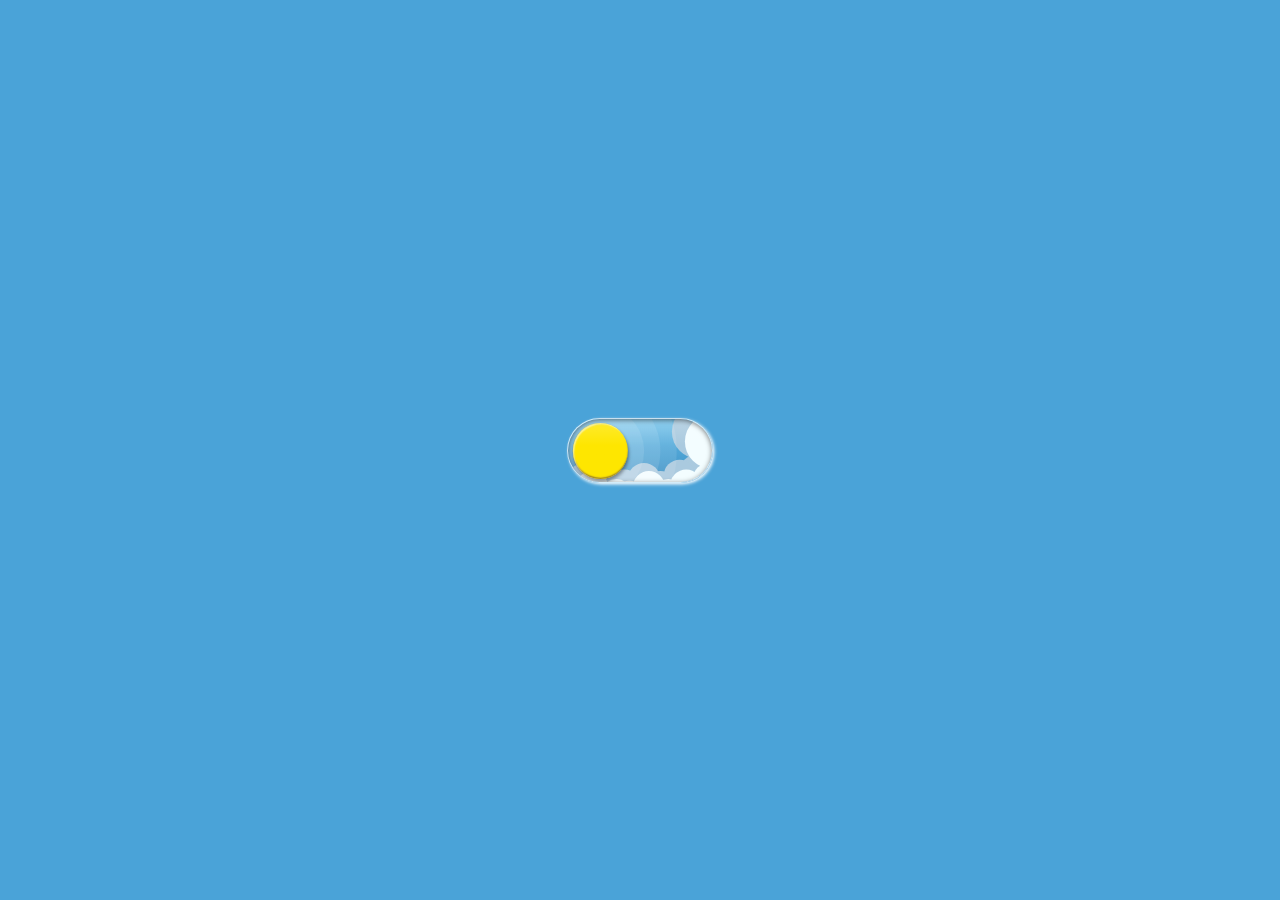
<file: theme-toggle/index.html>
<!doctype html>
<html lang="zh-CN">
<head>
  <meta charset="UTF-8">
  <meta name="viewport" content="width=device-width, initial-scale=1.0">
  <title>Animated Day/Night Theme Toggle</title>
  <link rel="stylesheet" href="style.css">
</head>
<body>
  <button class="theme-toggle" id="theme-toggle-btn" role="switch" aria-checked="false" aria-label="Switch to dark theme">
    <div class="theme-toggle__container">
      <div class="theme-toggle__clouds"></div>
      <div class="theme-toggle__stars">
        <svg xmlns="http://www.w3.org/2000/svg" viewBox="0 0 144 55" fill="none">
          <path fill-rule="evenodd" clip-rule="evenodd" d="M135.831 3.00688C135.055 3.85027 134.111 4.29946 133 4.35447C134.111 4.40947 135.055 4.85867 135.831 5.71123C136.607 6.55462 136.996 7.56303 136.996 8.72727C136.996 7.95722 137.172 7.25134 137.525 6.59129C137.886 5.93124 138.372 5.39954 138.98 5.00535C139.598 4.60199 140.268 4.39114 141 4.35447C139.88 4.2903 138.936 3.85027 138.16 3.00688C137.384 2.16348 136.996 1.16425 136.996 0C136.996 1.16425 136.607 2.16348 135.831 3.00688ZM31 23.3545C32.1114 23.2995 33.0551 22.8503 33.8313 22.0069C34.6075 21.1635 34.9956 20.1642 34.9956 19C34.9956 20.1642 35.3837 21.1635 36.1599 22.0069C36.9361 22.8503 37.8798 23.2903 39 23.3545C38.2679 23.3911 37.5976 23.602 36.9802 24.0053C36.3716 24.3995 35.8864 24.9312 35.5248 25.5913C35.172 26.2513 34.9956 26.9572 34.9956 27.7273C34.9956 26.563 34.6075 25.5546 33.8313 24.7112C33.0551 23.8587 32.1114 23.4095 31 23.3545ZM0 36.3545C1.11136 36.2995 2.05513 35.8503 2.83131 35.0069C3.6075 34.1635 3.99559 33.1642 3.99559 32C3.99559 33.1642 4.38368 34.1635 5.15987 35.0069C5.93605 35.8503 6.87982 36.2903 8 36.3545C7.26792 36.3911 6.59757 36.602 5.98015 37.0053C5.37155 37.3995 4.88644 37.9312 4.52481 38.5913C4.172 39.2513 3.99559 39.9572 3.99559 40.7273C3.99559 39.563 3.6075 38.5546 2.83131 37.7112C2.05513 36.8587 1.11136 36.4095 0 36.3545ZM56.8313 24.0069C56.0551 24.8503 55.1114 25.2995 54 25.3545C55.1114 25.4095 56.0551 25.8587 56.8313 26.7112C57.6075 27.5546 57.9956 28.563 57.9956 29.7273C57.9956 28.9572 58.172 28.2513 58.5248 27.5913C58.8864 26.9312 59.3716 26.3995 59.9802 26.0053C60.5976 25.602 61.2679 25.3911 62 25.3545C60.8798 25.2903 59.9361 24.8503 59.1599 24.0069C58.3837 23.1635 57.9956 22.1642 57.9956 21C57.9956 22.1642 57.6075 23.1635 56.8313 24.0069ZM81 25.3545C82.1114 25.2995 83.0551 24.8503 83.8313 24.0069C84.6075 23.1635 84.9956 22.1642 84.9956 21C84.9956 22.1642 85.3837 23.1635 86.1599 24.0069C86.9361 24.8503 87.8798 25.2903 89 25.3545C88.2679 25.3911 87.5976 25.602 86.9802 26.0053C86.3716 26.3995 85.8864 26.9312 85.5248 27.5913C85.172 28.2513 84.9956 28.9572 84.9956 29.7273C84.9956 28.563 84.6075 27.5546 83.8313 26.7112C83.0551 25.8587 82.1114 25.4095 81 25.3545ZM136 36.3545C137.111 36.2995 138.055 35.8503 138.831 35.0069C139.607 34.1635 139.996 33.1642 139.996 32C139.996 33.1642 140.384 34.1635 141.16 35.0069C141.936 35.8503 142.88 36.2903 144 36.3545C143.268 36.3911 142.598 36.602 141.98 37.0053C141.372 37.3995 140.886 37.9312 140.525 38.5913C140.172 39.2513 139.996 39.9572 139.996 40.7273C139.996 39.563 139.607 38.5546 138.831 37.7112C138.055 36.8587 137.111 36.4095 136 36.3545ZM101.831 49.0069C101.055 49.8503 100.111 50.2995 99 50.3545C100.111 50.4095 101.055 50.8587 101.831 51.7112C102.607 52.5546 102.996 53.563 102.996 54.7273C102.996 53.9572 103.172 53.2513 103.525 52.5913C103.886 51.9312 104.372 51.3995 104.98 51.0053C105.598 50.602 106.268 50.3911 107 50.3545C105.88 50.2903 104.936 49.8503 104.16 49.0069C103.384 48.1635 102.996 47.1642 102.996 46C102.996 47.1642 102.607 48.1635 101.831 49.0069Z" fill="currentColor"></path>
        </svg>
      </div>
      <div class="theme-toggle__sun"></div>
    </div>
  </button>
  <script src="script.js"></script>
</body>
</html>
</file>
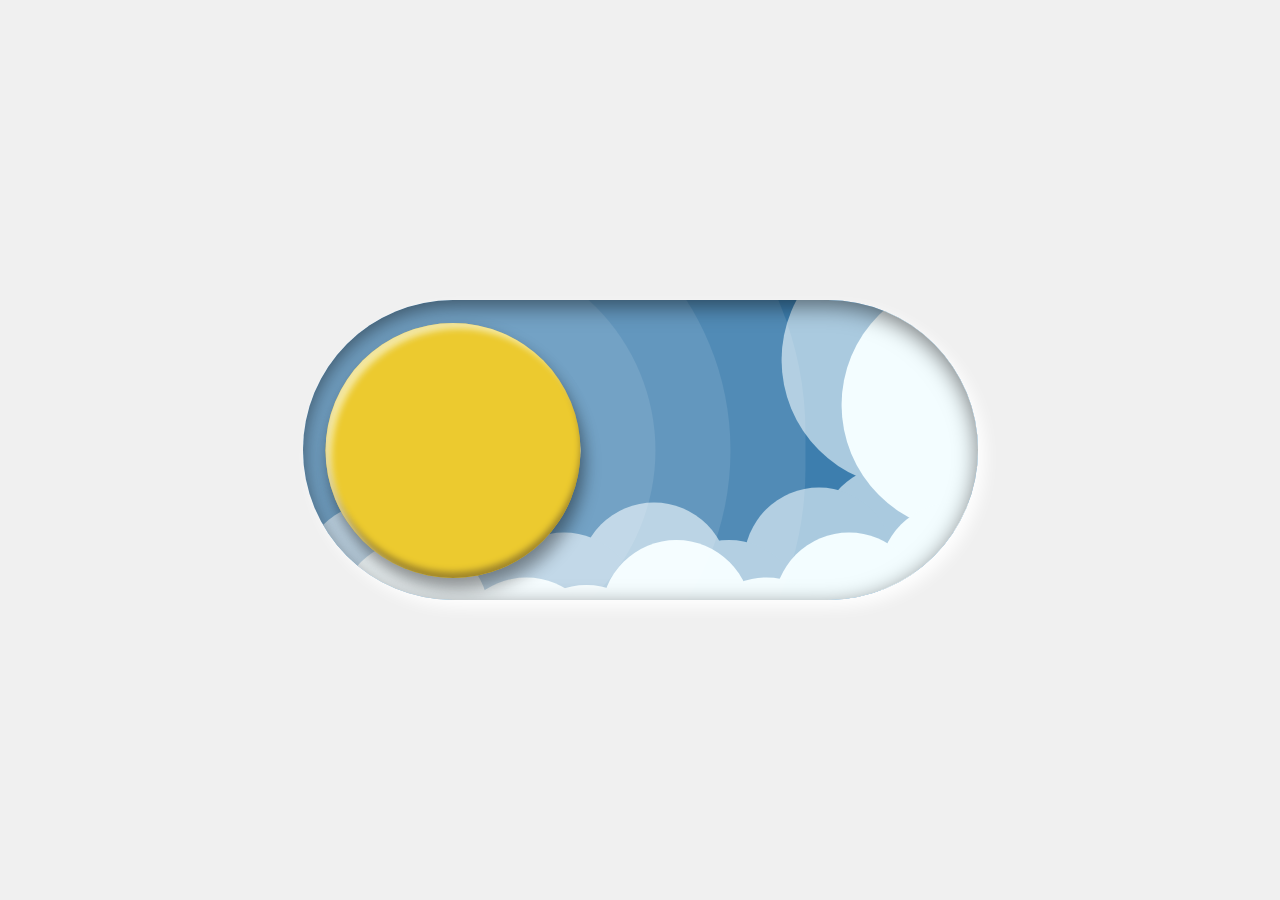
<file: theme-toggle/overlay/index.html>
<!doctype html>
<html lang="zh-CN">
<head>
  <meta charset="UTF-8">
  <meta name="viewport" content="width=device-width, initial-scale=1.0">
  <title>Animated Day/Night Theme Toggle</title>
  <link rel="stylesheet" href="style.css">
</head>
<body>
  <button class="theme-toggle" id="theme-toggle-btn" role="switch" aria-checked="false" aria-label="Switch to dark theme">
    <div class="theme-toggle__container">
      <div class="theme-toggle__clouds"></div>
      <div class="theme-toggle__stars">
        <div class="star-field" aria-hidden="true">
          <i class="star star--big star--a"></i><i class="star star--big star--b"></i>
          <i class="star star--big star--c"></i><i class="star star--big star--d"></i>
          <i class="star star--small star--e"></i><i class="star star--small star--f"></i>
          <i class="star star--small star--g"></i><i class="star star--small star--h"></i>
        </div>
        <svg xmlns="http://www.w3.org/2000/svg" viewBox="0 0 144 55" fill="none">
          <path fill-rule="evenodd" clip-rule="evenodd" d="M135.831 3.00688C135.055 3.85027 134.111 4.29946 133 4.35447C134.111 4.40947 135.055 4.85867 135.831 5.71123C136.607 6.55462 136.996 7.56303 136.996 8.72727C136.996 7.95722 137.172 7.25134 137.525 6.59129C137.886 5.93124 138.372 5.39954 138.98 5.00535C139.598 4.60199 140.268 4.39114 141 4.35447C139.88 4.2903 138.936 3.85027 138.16 3.00688C137.384 2.16348 136.996 1.16425 136.996 0C136.996 1.16425 136.607 2.16348 135.831 3.00688ZM31 23.3545C32.1114 23.2995 33.0551 22.8503 33.8313 22.0069C34.6075 21.1635 34.9956 20.1642 34.9956 19C34.9956 20.1642 35.3837 21.1635 36.1599 22.0069C36.9361 22.8503 37.8798 23.2903 39 23.3545C38.2679 23.3911 37.5976 23.602 36.9802 24.0053C36.3716 24.3995 35.8864 24.9312 35.5248 25.5913C35.172 26.2513 34.9956 26.9572 34.9956 27.7273C34.9956 26.563 34.6075 25.5546 33.8313 24.7112C33.0551 23.8587 32.1114 23.4095 31 23.3545ZM0 36.3545C1.11136 36.2995 2.05513 35.8503 2.83131 35.0069C3.6075 34.1635 3.99559 33.1642 3.99559 32C3.99559 33.1642 4.38368 34.1635 5.15987 35.0069C5.93605 35.8503 6.87982 36.2903 8 36.3545C7.26792 36.3911 6.59757 36.602 5.98015 37.0053C5.37155 37.3995 4.88644 37.9312 4.52481 38.5913C4.172 39.2513 3.99559 39.9572 3.99559 40.7273C3.99559 39.563 3.6075 38.5546 2.83131 37.7112C2.05513 36.8587 1.11136 36.4095 0 36.3545ZM56.8313 24.0069C56.0551 24.8503 55.1114 25.2995 54 25.3545C55.1114 25.4095 56.0551 25.8587 56.8313 26.7112C57.6075 27.5546 57.9956 28.563 57.9956 29.7273C57.9956 28.9572 58.172 28.2513 58.5248 27.5913C58.8864 26.9312 59.3716 26.3995 59.9802 26.0053C60.5976 25.602 61.2679 25.3911 62 25.3545C60.8798 25.2903 59.9361 24.8503 59.1599 24.0069C58.3837 23.1635 57.9956 22.1642 57.9956 21C57.9956 22.1642 57.6075 23.1635 56.8313 24.0069ZM81 25.3545C82.1114 25.2995 83.0551 24.8503 83.8313 24.0069C84.6075 23.1635 84.9956 22.1642 84.9956 21C84.9956 22.1642 85.3837 23.1635 86.1599 24.0069C86.9361 24.8503 87.8798 25.2903 89 25.3545C88.2679 25.3911 87.5976 25.602 86.9802 26.0053C86.3716 26.3995 85.8864 26.9312 85.5248 27.5913C85.172 28.2513 84.9956 28.9572 84.9956 29.7273C84.9956 28.563 84.6075 27.5546 83.8313 26.7112C83.0551 25.8587 82.1114 25.4095 81 25.3545ZM136 36.3545C137.111 36.2995 138.055 35.8503 138.831 35.0069C139.607 34.1635 139.996 33.1642 139.996 32C139.996 33.1642 140.384 34.1635 141.16 35.0069C141.936 35.8503 142.88 36.2903 144 36.3545C143.268 36.3911 142.598 36.602 141.98 37.0053C141.372 37.3995 140.886 37.9312 140.525 38.5913C140.172 39.2513 139.996 39.9572 139.996 40.7273C139.996 39.563 139.607 38.5546 138.831 37.7112C138.055 36.8587 137.111 36.4095 136 36.3545ZM101.831 49.0069C101.055 49.8503 100.111 50.2995 99 50.3545C100.111 50.4095 101.055 50.8587 101.831 51.7112C102.607 52.5546 102.996 53.563 102.996 54.7273C102.996 53.9572 103.172 53.2513 103.525 52.5913C103.886 51.9312 104.372 51.3995 104.98 51.0053C105.598 50.602 106.268 50.3911 107 50.3545C105.88 50.2903 104.936 49.8503 104.16 49.0069C103.384 48.1635 102.996 47.1642 102.996 46C102.996 47.1642 102.607 48.1635 101.831 49.0069Z" fill="currentColor"></path>
        </svg>
      </div>
      <div class="theme-toggle__sun">
        <div class="theme-toggle__moon-mask">
          <div class="theme-toggle__crater"></div>
          <div class="theme-toggle__crater"></div>
          <div class="theme-toggle__crater"></div>
        </div>
      </div>
    </div>
  </button>
  <script src="script.js"></script>
</body>
</html>
</file>
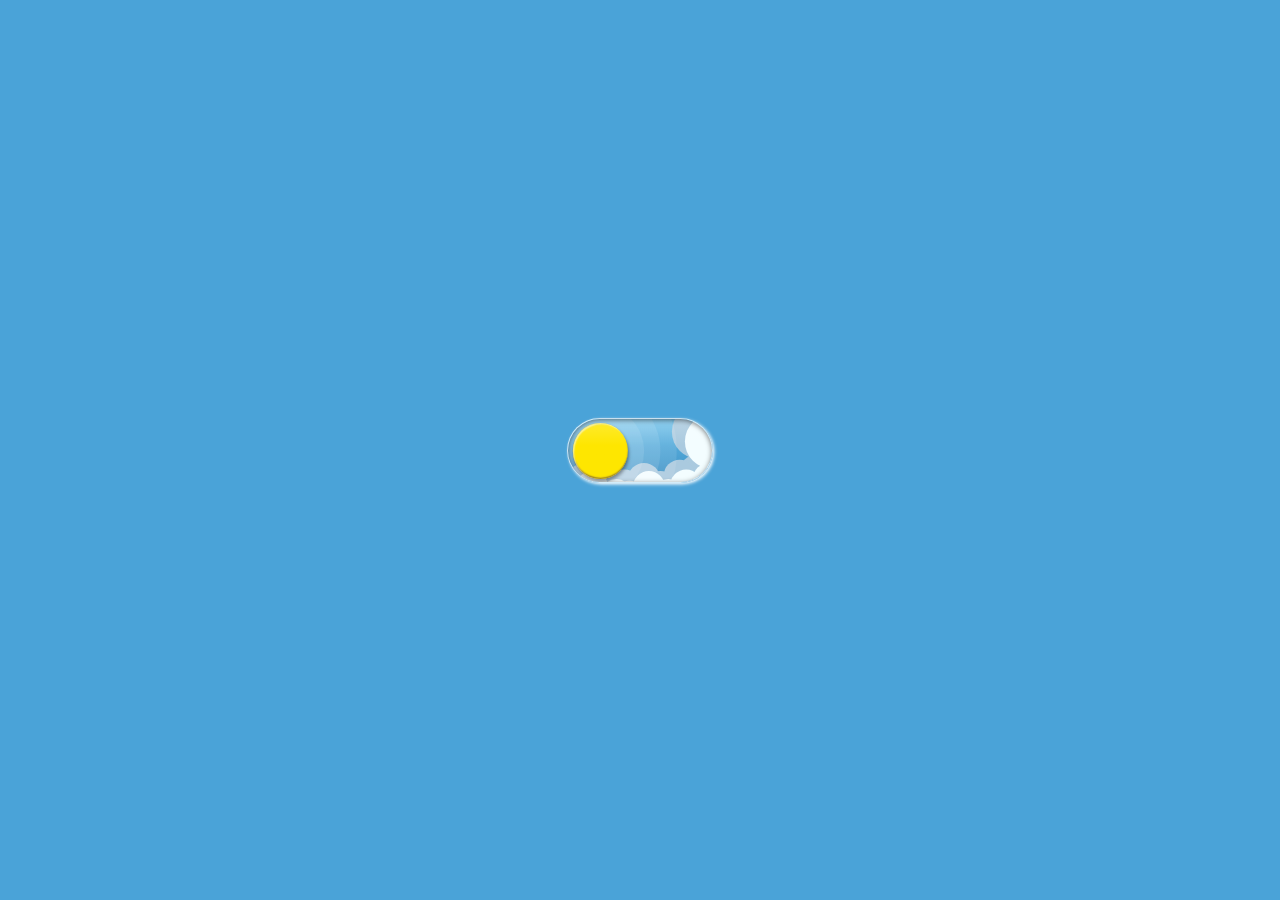
<file: theme-toggle/single/index.html>
<!doctype html>
<html lang="zh-CN">
<head>
  <meta charset="UTF-8">
  <meta name="viewport" content="width=device-width, initial-scale=1.0">
  <title>Animated Day/Night Theme Toggle</title>
  <link rel="stylesheet" href="style.css">
</head>
<body>
  <button class="theme-toggle" id="theme-toggle-btn" role="switch" aria-checked="false" aria-label="Switch to dark theme">
    <div class="theme-toggle__container">
      <div class="theme-toggle__clouds"></div>
      <div class="theme-toggle__stars">
        <div class="star-field" aria-hidden="true">
          <i class="star star--big star--a"></i><i class="star star--big star--b"></i>
          <i class="star star--big star--c"></i><i class="star star--big star--d"></i>
          <i class="star star--small star--e"></i><i class="star star--small star--f"></i>
          <i class="star star--small star--g"></i><i class="star star--small star--h"></i>
        </div>
        <svg xmlns="http://www.w3.org/2000/svg" viewBox="0 0 144 55" fill="none">
          <path fill-rule="evenodd" clip-rule="evenodd" d="M135.831 3.00688C135.055 3.85027 134.111 4.29946 133 4.35447C134.111 4.40947 135.055 4.85867 135.831 5.71123C136.607 6.55462 136.996 7.56303 136.996 8.72727C136.996 7.95722 137.172 7.25134 137.525 6.59129C137.886 5.93124 138.372 5.39954 138.98 5.00535C139.598 4.60199 140.268 4.39114 141 4.35447C139.88 4.2903 138.936 3.85027 138.16 3.00688C137.384 2.16348 136.996 1.16425 136.996 0C136.996 1.16425 136.607 2.16348 135.831 3.00688ZM31 23.3545C32.1114 23.2995 33.0551 22.8503 33.8313 22.0069C34.6075 21.1635 34.9956 20.1642 34.9956 19C34.9956 20.1642 35.3837 21.1635 36.1599 22.0069C36.9361 22.8503 37.8798 23.2903 39 23.3545C38.2679 23.3911 37.5976 23.602 36.9802 24.0053C36.3716 24.3995 35.8864 24.9312 35.5248 25.5913C35.172 26.2513 34.9956 26.9572 34.9956 27.7273C34.9956 26.563 34.6075 25.5546 33.8313 24.7112C33.0551 23.8587 32.1114 23.4095 31 23.3545ZM0 36.3545C1.11136 36.2995 2.05513 35.8503 2.83131 35.0069C3.6075 34.1635 3.99559 33.1642 3.99559 32C3.99559 33.1642 4.38368 34.1635 5.15987 35.0069C5.93605 35.8503 6.87982 36.2903 8 36.3545C7.26792 36.3911 6.59757 36.602 5.98015 37.0053C5.37155 37.3995 4.88644 37.9312 4.52481 38.5913C4.172 39.2513 3.99559 39.9572 3.99559 40.7273C3.99559 39.563 3.6075 38.5546 2.83131 37.7112C2.05513 36.8587 1.11136 36.4095 0 36.3545ZM56.8313 24.0069C56.0551 24.8503 55.1114 25.2995 54 25.3545C55.1114 25.4095 56.0551 25.8587 56.8313 26.7112C57.6075 27.5546 57.9956 28.563 57.9956 29.7273C57.9956 28.9572 58.172 28.2513 58.5248 27.5913C58.8864 26.9312 59.3716 26.3995 59.9802 26.0053C60.5976 25.602 61.2679 25.3911 62 25.3545C60.8798 25.2903 59.9361 24.8503 59.1599 24.0069C58.3837 23.1635 57.9956 22.1642 57.9956 21C57.9956 22.1642 57.6075 23.1635 56.8313 24.0069ZM81 25.3545C82.1114 25.2995 83.0551 24.8503 83.8313 24.0069C84.6075 23.1635 84.9956 22.1642 84.9956 21C84.9956 22.1642 85.3837 23.1635 86.1599 24.0069C86.9361 24.8503 87.8798 25.2903 89 25.3545C88.2679 25.3911 87.5976 25.602 86.9802 26.0053C86.3716 26.3995 85.8864 26.9312 85.5248 27.5913C85.172 28.2513 84.9956 28.9572 84.9956 29.7273C84.9956 28.563 84.6075 27.5546 83.8313 26.7112C83.0551 25.8587 82.1114 25.4095 81 25.3545ZM136 36.3545C137.111 36.2995 138.055 35.8503 138.831 35.0069C139.607 34.1635 139.996 33.1642 139.996 32C139.996 33.1642 140.384 34.1635 141.16 35.0069C141.936 35.8503 142.88 36.2903 144 36.3545C143.268 36.3911 142.598 36.602 141.98 37.0053C141.372 37.3995 140.886 37.9312 140.525 38.5913C140.172 39.2513 139.996 39.9572 139.996 40.7273C139.996 39.563 139.607 38.5546 138.831 37.7112C138.055 36.8587 137.111 36.4095 136 36.3545ZM101.831 49.0069C101.055 49.8503 100.111 50.2995 99 50.3545C100.111 50.4095 101.055 50.8587 101.831 51.7112C102.607 52.5546 102.996 53.563 102.996 54.7273C102.996 53.9572 103.172 53.2513 103.525 52.5913C103.886 51.9312 104.372 51.3995 104.98 51.0053C105.598 50.602 106.268 50.3911 107 50.3545C105.88 50.2903 104.936 49.8503 104.16 49.0069C103.384 48.1635 102.996 47.1642 102.996 46C102.996 47.1642 102.607 48.1635 101.831 49.0069Z" fill="currentColor"></path>
        </svg>
      </div>
      <div class="theme-toggle__sun"></div>
    </div>
  </button>
  <script src="script.js"></script>
</body>
</html>
</file>
<file: theme-toggle/style.css>
*,
*::before,
*::after {
  box-sizing: border-box;
  margin: 0;
  padding: 0;
}
@property --thumb-c1 { syntax: "<color>"; inherits: true; initial-value: #fee600; }
@property --thumb-c2 { syntax: "<color>"; inherits: true; initial-value: #fee600; }
@property --thumb-c3 { syntax: "<color>"; inherits: true; initial-value: #fee600; }
@property --thumb-c4 { syntax: "<color>"; inherits: true; initial-value: #fee600; }
@property --crater-c1 { syntax: "<color>"; inherits: true; initial-value: transparent; }
@property --crater-c2 { syntax: "<color>"; inherits: true; initial-value: transparent; }
@property --crater-c3 { syntax: "<color>"; inherits: true; initial-value: transparent; }
@keyframes thumb-to-night {
  0% { --thumb-c1: #fee600; --thumb-c2: #fee600; --thumb-c3: #fee600; --thumb-c4: #fee600; --crater-c1: transparent; --crater-c2: transparent; --crater-c3: transparent; }
  33% { --thumb-c1: #c4d8b4; --thumb-c2: #c4d8b4; --thumb-c3: #c4d8b4; --thumb-c4: #c4d8b4; --crater-c1: transparent; --crater-c2: transparent; --crater-c3: transparent; }
  66% { --thumb-c1: #c4d8b4; --thumb-c2: #c4d8b4; --thumb-c3: #c4d8b4; --thumb-c4: #c4d8b4; --crater-c1: #9aafbd; --crater-c2: #9aafbd; --crater-c3: #9aafbd; }
  100% { --thumb-c1: #b5d5e2; --thumb-c2: #b5d5e2; --thumb-c3: #b5d5e2; --thumb-c4: #b5d5e2; --crater-c1: #7186a4; --crater-c2: #7f93ad; --crater-c3: #7f93ad; }
}
@keyframes thumb-to-day {
  0% { --thumb-c1: #b5d5e2; --thumb-c2: #b5d5e2; --thumb-c3: #b5d5e2; --thumb-c4: #b5d5e2; --crater-c1: #7186a4; --crater-c2: #7f93ad; --crater-c3: #7f93ad; }
  34% { --thumb-c1: #c4d8b4; --thumb-c2: #c4d8b4; --thumb-c3: #c4d8b4; --thumb-c4: #c4d8b4; --crater-c1: #9aafbd; --crater-c2: #9aafbd; --crater-c3: #9aafbd; }
  67% { --thumb-c1: #c4d8b4; --thumb-c2: #c4d8b4; --thumb-c3: #c4d8b4; --thumb-c4: #c4d8b4; --crater-c1: transparent; --crater-c2: transparent; --crater-c3: transparent; }
  100% { --thumb-c1: #fee600; --thumb-c2: #fee600; --thumb-c3: #fee600; --thumb-c4: #fee600; --crater-c1: transparent; --crater-c2: transparent; --crater-c3: transparent; }
}
@keyframes craters-to-night { from { transform: rotate(0deg); } to { transform: rotate(-20deg); } }
@keyframes craters-to-day { from { transform: rotate(-20deg); } to { transform: rotate(0deg); } }
:root {
  --bg-color: #4aa3d8;
  --transition-standard: 0.8s ease;
  --theme-animation-duration: 1.4s;
  --tutorial-link-color: rgba(29, 31, 44, 0.48);
  --tutorial-link-hover-color: rgba(29, 31, 44, 0.88);
  --tutorial-link-focus-color: rgba(61, 126, 174, 0.42);
}

html.dark {
  --bg-color: #000;
  --tutorial-link-color: rgba(255, 255, 255, 0.52);
  --tutorial-link-hover-color: rgba(255, 255, 255, 0.9);
  --tutorial-link-focus-color: rgba(196, 201, 209, 0.38);
}
body {
  display: grid;
  place-content: center;
  height: 100vh;
  background-color: var(--bg-color);
  transition: background-color var(--transition-standard);
}

.tutorial-links {
  position: fixed;
  top: 1rem;
  left: 1rem;
  z-index: 10;
  display: flex;
  align-items: center;
  gap: 0.625rem;
}
.tutorial-link {
  display: inline-grid;
  place-items: center;
  width: 2.25rem;
  height: 2.25rem;
  color: var(--tutorial-link-color);
  border-radius: 0.5rem;
  opacity: 0.78;
  transition: color var(--transition-standard),
    opacity var(--transition-standard), transform var(--transition-standard);
}

.tutorial-link:hover {
  color: var(--tutorial-link-hover-color);
  opacity: 1;
  transform: translateY(-1px);
}
.tutorial-link:focus-visible {
  outline: 2px solid var(--tutorial-link-focus-color);
  outline-offset: 0.25rem;
}

.tutorial-link svg {
  width: 1.35rem;
  height: 1.35rem;
  display: block;
}

.theme-toggle {
  --base-scale: 26px;
  --toggle-width: 5.625em;
  --toggle-height: 2.5em;
  --radius-pill: 100em;
  --sun-diameter: 2.125em;
  --sun-offset: calc((var(--toggle-height) - var(--sun-diameter)) / 2);
  --bg-toggle-light: linear-gradient(180deg, #63bce9 0%, #3d8fc3 100%);
  --bg-toggle-dark: linear-gradient(180deg, #252936 0%, #0b0d12 100%);
  --color-sun: #ecca2f;
  --color-moon: #c4c9d1;
  --color-crater: #959db1;
  --color-star: #fff;
  --color-cloud-front: #f3fdff;
  --color-cloud-back: #aacadf;

  --shadow-primary: rgba(0, 0, 0, 0.25);
  --shadow-highlight: rgba(255, 255, 255, 0.94);
  --halo-color: rgba(255, 255, 255, 0.1);
}

.theme-toggle {
  font-size: var(--base-scale);
  background: none;
  border: none;
}
.theme-toggle__container {
  width: var(--toggle-width);
  height: var(--toggle-height);
  background: var(--bg-toggle-light);
  border: 0.035em solid rgba(255, 255, 255, 0.72);
  border-radius: var(--radius-pill);
  cursor: pointer;

  position: relative;

  transition: background var(--transition-standard);

  overflow: hidden;

  box-shadow: 0.06em 0.06em 0.125em var(--shadow-highlight);
}

html.dark .theme-toggle__container {
  background: var(--bg-toggle-dark);
}
.theme-toggle__container::after {
  content: "";
  position: absolute;
  inset: 0;
  box-shadow: 0em 0.05em 0.187em rgba(0, 0, 0, 0.5) inset;
  background: linear-gradient(180deg, rgba(255, 255, 255, 0.2), transparent 42%);
  border-radius: var(--radius-pill);
  pointer-events: none;
}

.theme-toggle__sun {
  --sun-gradient: radial-gradient(
    circle at 34% 27%,
    var(--thumb-c1) 0%,
    color-mix(in srgb, var(--thumb-c1), var(--thumb-c2) 35%) 14%,
    var(--thumb-c2) 28%,
    color-mix(in srgb, var(--thumb-c2), var(--thumb-c3) 50%) 45%,
    var(--thumb-c3) 64%,
    color-mix(in srgb, var(--thumb-c3), var(--thumb-c4) 50%) 82%,
    var(--thumb-c4) 100%
  );
  width: var(--sun-diameter);
  height: var(--sun-diameter);
  background:
    var(--sun-gradient);
  border-radius: 50%;

  position: absolute;
  top: var(--sun-offset);
  transform: translateX(var(--sun-offset));
  box-shadow: 0.05em 0.125em 0.125em var(--shadow-primary),
    0em 0.05em 0.125em var(--shadow-primary),
    0.05em 0.05em 0.05em 0em rgba(254, 255, 239, 0.61) inset,
    0em -0.05em 0.05em 0em #a1872a inset, 0 0 0 0.625em var(--halo-color),
    0 0 0 1.25em var(--halo-color), 0 0 0 1.875em var(--halo-color);

  transition: transform var(--transition-standard),
    --thumb-c1 var(--transition-standard), --thumb-c2 var(--transition-standard),
    --thumb-c3 var(--transition-standard), --thumb-c4 var(--transition-standard),
    --crater-c1 var(--transition-standard), --crater-c2 var(--transition-standard),
    --crater-c3 var(--transition-standard);

  overflow: hidden;
}
.theme-toggle__sun::before {
  content: "";
  position: absolute;
  inset: 0;
  border-radius: inherit;
  background:
    radial-gradient(circle at 38% 61%, var(--crater-c1) 0 15%, transparent 16%),
    radial-gradient(circle at 69% 31%, var(--crater-c2) 0 8%, transparent 9%),
    radial-gradient(circle at 73% 73%, var(--crater-c3) 0 11%, transparent 12%);
  transform-origin: 50% 50%;
  pointer-events: none;
}
html.dark .theme-toggle__container .theme-toggle__sun {
  --thumb-c1: #b5d5e2; --thumb-c2: #b5d5e2; --thumb-c3: #b5d5e2; --thumb-c4: #b5d5e2;
  --crater-c1: #7186a4; --crater-c2: #7f93ad; --crater-c3: #7f93ad;
  transform: translateX(
    calc(var(--toggle-width) - var(--sun-diameter) - var(--sun-offset))
  );
}
html.dark.is-animating .theme-toggle__sun { animation: thumb-to-night var(--theme-animation-duration) ease both; }
html:not(.dark).is-animating .theme-toggle__sun { animation: thumb-to-day var(--theme-animation-duration) ease both; }
html.dark.is-animating .theme-toggle__sun::before { animation: craters-to-night var(--theme-animation-duration) ease both; }
html:not(.dark).is-animating .theme-toggle__sun::before { animation: craters-to-day var(--theme-animation-duration) ease both; }
/* Keep the crater layout at its finished angle after the animation ends. */
html.dark .theme-toggle__sun::before { transform: rotate(-20deg); }
html:not(.dark) .theme-toggle__sun::before { transform: rotate(0deg); }

.theme-toggle__stars {
  position: absolute;
  left: 0.3em;
  transform: translateY(-2em);
  transition: transform var(--transition-standard);
  width: 2.75em;
  color: var(--color-star);
}

html.dark .theme-toggle__container .theme-toggle__stars {
  transform: translateY(0.5em);
}
.theme-toggle__clouds {
  position: absolute;
  left: 0.3em;
  top: 2em;
  transform: translateY(0);
  width: 1.25em;
  height: 1.25em;
  background-color: var(--color-cloud-front);
  border-radius: 50%;
  box-shadow: 0.937em 0.312em var(--color-cloud-front),
    1.437em 0.375em var(--color-cloud-front), 2.187em 0 var(--color-cloud-front),
    2.937em 0.312em var(--color-cloud-front),
    3.625em -0.062em var(--color-cloud-front),
    4.5em -0.312em var(--color-cloud-front),
    4.625em -1.75em 0 0.437em var(--color-cloud-front),
    -0.312em -0.312em var(--color-cloud-back),
    0.5em -0.125em var(--color-cloud-back),
    1.25em -0.062em var(--color-cloud-back),
    2em -0.312em var(--color-cloud-back), 2.625em 0em var(--color-cloud-back),
    3.375em -0.437em var(--color-cloud-back),
    4em -0.625em var(--color-cloud-back),
    4.125em -2.125em 0 0.437em var(--color-cloud-back);
  transition: transform var(--transition-standard);
}

html.dark .theme-toggle__container .theme-toggle__clouds {
  transform: translateY(3em);
}

.theme-toggle__container:hover .theme-toggle__sun {
  transform: translateX(calc(var(--sun-offset) + 0.187em));
}

html.dark .theme-toggle__container:hover .theme-toggle__sun {
  transform: translateX(
    calc(
      var(--toggle-width) - var(--sun-diameter) - var(--sun-offset) - 0.187em
    )
  );
}
</file>
<file: theme-toggle/overlay/style.css>
*,
*::before,
*::after {
  box-sizing: border-box;
  margin: 0;
  padding: 0;
}
@keyframes stars-twinkle {
  0%, 100% { opacity: 0.35; }
  45% { opacity: 1; }
  62% { opacity: 0.55; }
}
@keyframes clouds-drift {
  0%, 100% { transform: translateY(0) translateX(-0.08em); }
  50% { transform: translateY(0) translateX(0.12em); }
}
:root {
  --bg-color: #f0f0f0;
  --transition-standard: 0.3s ease;
  --tutorial-link-color: rgba(29, 31, 44, 0.48);
  --tutorial-link-hover-color: rgba(29, 31, 44, 0.88);
  --tutorial-link-focus-color: rgba(61, 126, 174, 0.42);
}

html.dark {
  --bg-color: #000;
  --tutorial-link-color: rgba(255, 255, 255, 0.52);
  --tutorial-link-hover-color: rgba(255, 255, 255, 0.9);
  --tutorial-link-focus-color: rgba(196, 201, 209, 0.38);
}
body {
  display: grid;
  place-content: center;
  height: 100vh;
  background-color: var(--bg-color);
  transition: background-color var(--transition-standard);
}

.tutorial-links {
  position: fixed;
  top: 1rem;
  left: 1rem;
  z-index: 10;
  display: flex;
  align-items: center;
  gap: 0.625rem;
}
.tutorial-link {
  display: inline-grid;
  place-items: center;
  width: 2.25rem;
  height: 2.25rem;
  color: var(--tutorial-link-color);
  border-radius: 0.5rem;
  opacity: 0.78;
  transition: color var(--transition-standard),
    opacity var(--transition-standard), transform var(--transition-standard);
}

.tutorial-link:hover {
  color: var(--tutorial-link-hover-color);
  opacity: 1;
  transform: translateY(-1px);
}
.tutorial-link:focus-visible {
  outline: 2px solid var(--tutorial-link-focus-color);
  outline-offset: 0.25rem;
}

.tutorial-link svg {
  width: 1.35rem;
  height: 1.35rem;
  display: block;
}

.theme-toggle {
  --base-scale: 120px;
  --toggle-width: 5.625em;
  --toggle-height: 2.5em;
  --radius-pill: 100em;
  --sun-diameter: 2.125em;
  --sun-offset: calc((var(--toggle-height) - var(--sun-diameter)) / 2);
  --bg-toggle-light: #3d7eae;
  --bg-toggle-dark: #1d1f2c;
  --color-sun: #ecca2f;
  --color-moon: #c4c9d1;
  --color-crater: #959db1;
  --color-star: #fff;
  --color-cloud-front: #f3fdff;
  --color-cloud-back: #aacadf;

  --shadow-primary: rgba(0, 0, 0, 0.25);
  --shadow-highlight: rgba(255, 255, 255, 0.94);
  --halo-color: rgba(255, 255, 255, 0.1);
}

.theme-toggle {
  font-size: var(--base-scale);
  background: none;
  border: none;
}
.theme-toggle__container {
  width: var(--toggle-width);
  height: var(--toggle-height);
  background-color: var(--bg-toggle-light);
  border-radius: var(--radius-pill);
  cursor: pointer;

  position: relative;

  transition: background-color var(--transition-standard);

  overflow: hidden;

  box-shadow: 0.06em 0.06em 0.125em var(--shadow-highlight);
}

html.dark .theme-toggle__container {
  background-color: var(--bg-toggle-dark);
}
.theme-toggle__container::after {
  content: "";
  position: absolute;
  inset: 0;
  box-shadow: 0em 0.05em 0.187em rgba(0, 0, 0, 0.5) inset;
  border-radius: var(--radius-pill);
  pointer-events: none;
}

.theme-toggle__sun {
  width: var(--sun-diameter);
  height: var(--sun-diameter);
  background-color: var(--color-sun);
  border-radius: 50%;

  position: absolute;
  top: var(--sun-offset);
  transform: translateX(var(--sun-offset));
  box-shadow: 0.05em 0.125em 0.125em var(--shadow-primary),
    0em 0.05em 0.125em var(--shadow-primary),
    0.05em 0.05em 0.05em 0em rgba(254, 255, 239, 0.61) inset,
    0em -0.05em 0.05em 0em #a1872a inset, 0 0 0 0.625em var(--halo-color),
    0 0 0 1.25em var(--halo-color), 0 0 0 1.875em var(--halo-color);

  transition: transform var(--transition-standard);

  overflow: hidden;
}
html.dark .theme-toggle__container .theme-toggle__sun {
  transform: translateX(
    calc(var(--toggle-width) - var(--sun-diameter) - var(--sun-offset))
  );
}

.theme-toggle__moon-mask {
  position: relative;
  width: 100%;
  height: 100%;
  background-color: var(--color-moon);
  border-radius: inherit;
  transform: translateX(100%);
  transition: transform var(--transition-standard);
  box-shadow: 0.062em 0.062em 0.062em 0em rgba(254, 255, 239, 0.61) inset,
    0em -0.062em 0.062em 0em #969696 inset;
}

html.dark .theme-toggle__container .theme-toggle__moon-mask {
  transform: translateX(0);
}

.theme-toggle__crater {
  position: absolute;
  background-color: var(--color-crater);
  border-radius: 50%;
  box-shadow: 0em 0.03em 0.06em var(--shadow-primary) inset;
}
.theme-toggle__crater:nth-of-type(1) {
  top: 0.75em;
  left: 0.3em;
  width: 0.75em;
  height: 0.75em;
}

.theme-toggle__crater:nth-of-type(2) {
  top: 0.9em;
  left: 1.375em;
  width: 0.375em;
  height: 0.375em;
}

.theme-toggle__crater:nth-of-type(3) {
  top: 0.3em;
  left: 0.8em;
  width: 0.25em;
  height: 0.25em;
}
.theme-toggle__stars {
  position: absolute;
  left: 0.3em;
  transform: translateY(-2em);
  transition: transform var(--transition-standard);
  width: 2.75em;
  color: var(--color-star);
}
.theme-toggle__stars svg { display: none; }
.star-field { position: absolute; inset: 0; }
.star { position: absolute; display: block; border-radius: 50%; background: #fff; transform-origin: center; }
.star--big { width: .34em; height: .34em; clip-path: polygon(50% 0, 61% 39%, 100% 50%, 61% 61%, 50% 100%, 39% 61%, 0 50%, 39% 39%); }
.star--small { width: .055em; height: .055em; opacity: .85; }
.star--a { left: .28em; top: .74em; }.star--b { left: 1.02em; top: .22em; animation-delay: -.8s; }
.star--c { left: 1.58em; top: .88em; animation-delay: -1.55s; }.star--d { left: 2.28em; top: .38em; animation-delay: -2.2s; }
.star--e { left: .56em; top: .35em; }.star--f { left: .78em; top: 1.18em; }.star--g { left: 1.42em; top: .52em; }.star--h { left: 2.52em; top: 1.08em; }
html.dark .star--big { animation: star-pulse 2.8s ease-in-out infinite; }
@keyframes star-pulse { 0%,100% { transform: scale(1); opacity: .7; } 50% { transform: scale(.2); opacity: .2; } }

html.dark .theme-toggle__container .theme-toggle__stars {
  transform: translateY(0.5em);
}
html.dark .theme-toggle__stars svg { animation: stars-twinkle 2.4s ease-in-out infinite; }
.theme-toggle__clouds {
  position: absolute;
  left: 0.3em;
  top: 2em;
  transform: translateY(0);
  width: 1.25em;
  height: 1.25em;
  background-color: var(--color-cloud-front);
  border-radius: 50%;
  box-shadow: 0.937em 0.312em var(--color-cloud-front),
    1.437em 0.375em var(--color-cloud-front), 2.187em 0 var(--color-cloud-front),
    2.937em 0.312em var(--color-cloud-front),
    3.625em -0.062em var(--color-cloud-front),
    4.5em -0.312em var(--color-cloud-front),
    4.625em -1.75em 0 0.437em var(--color-cloud-front),
    -0.312em -0.312em var(--color-cloud-back),
    0.5em -0.125em var(--color-cloud-back),
    1.25em -0.062em var(--color-cloud-back),
    2em -0.312em var(--color-cloud-back), 2.625em 0em var(--color-cloud-back),
    3.375em -0.437em var(--color-cloud-back),
    4em -0.625em var(--color-cloud-back),
    4.125em -2.125em 0 0.437em var(--color-cloud-back);
  transition: transform var(--transition-standard);
}

html.dark .theme-toggle__container .theme-toggle__clouds {
  transform: translateY(3em);
}
html:not(.dark) .theme-toggle__clouds { animation: clouds-drift 5s ease-in-out infinite; }

.theme-toggle__container:hover .theme-toggle__sun {
  transform: translateX(calc(var(--sun-offset) + 0.187em));
}

html.dark .theme-toggle__container:hover .theme-toggle__sun {
  transform: translateX(
    calc(
      var(--toggle-width) - var(--sun-diameter) - var(--sun-offset) - 0.187em
    )
  );
}
</file>
<file: theme-toggle/single/style.css>
*,
*::before,
*::after {
  box-sizing: border-box;
  margin: 0;
  padding: 0;
}
@property --thumb-c1 { syntax: "<color>"; inherits: true; initial-value: #fee600; }
@property --thumb-c2 { syntax: "<color>"; inherits: true; initial-value: #fee600; }
@property --thumb-c3 { syntax: "<color>"; inherits: true; initial-value: #fee600; }
@property --thumb-c4 { syntax: "<color>"; inherits: true; initial-value: #fee600; }
@property --crater-c1 { syntax: "<color>"; inherits: true; initial-value: transparent; }
@property --crater-c2 { syntax: "<color>"; inherits: true; initial-value: transparent; }
@property --crater-c3 { syntax: "<color>"; inherits: true; initial-value: transparent; }
@keyframes thumb-to-night {
  0% { --thumb-c1: #fee600; --thumb-c2: #fee600; --thumb-c3: #fee600; --thumb-c4: #fee600; --crater-c1: transparent; --crater-c2: transparent; --crater-c3: transparent; }
  25% { --thumb-c1: #f4e99b; --thumb-c2: #e6e1a3; --thumb-c3: #d9dca8; --thumb-c4: #d0d9aa; --crater-c1: #d4d9b0; --crater-c2: #d4d9b0; --crater-c3: #d4d9b0; }
  50% { --thumb-c1: #c4d8b4; --thumb-c2: #c4d8b4; --thumb-c3: #c4d8b4; --thumb-c4: #c4d8b4; --crater-c1: #aab9b6; --crater-c2: #aab9b6; --crater-c3: #aab9b6; }
  75% { --thumb-c1: #bcd5d9; --thumb-c2: #bcd5d9; --thumb-c3: #bcd5d9; --thumb-c4: #bcd5d9; --crater-c1: #8499aa; --crater-c2: #8c9fad; --crater-c3: #8c9fad; }
  100% { --thumb-c1: #b5d5e2; --thumb-c2: #b5d5e2; --thumb-c3: #b5d5e2; --thumb-c4: #b5d5e2; --crater-c1: #7186a4; --crater-c2: #7f93ad; --crater-c3: #7f93ad; }
}
@keyframes craters-to-night { from { transform: rotate(0deg); } to { transform: rotate(-40deg); } }
@keyframes craters-to-day { from { transform: rotate(-40deg); } to { transform: rotate(0deg); } }
@keyframes stars-twinkle {
  0%, 100% { opacity: 0.35; }
  45% { opacity: 1; }
  62% { opacity: 0.55; }
}
@keyframes clouds-drift {
  0%, 100% { transform: translateY(0) translateX(-0.08em); }
  50% { transform: translateY(0) translateX(0.12em); }
}
:root {
  --bg-color: #4aa3d8;
  --transition-standard: 0.8s ease;
  --theme-animation-duration: 1.4s;
  --tutorial-link-color: rgba(29, 31, 44, 0.48);
  --tutorial-link-hover-color: rgba(29, 31, 44, 0.88);
  --tutorial-link-focus-color: rgba(61, 126, 174, 0.42);
}

html.dark {
  --bg-color: #000;
  --tutorial-link-color: rgba(255, 255, 255, 0.52);
  --tutorial-link-hover-color: rgba(255, 255, 255, 0.9);
  --tutorial-link-focus-color: rgba(196, 201, 209, 0.38);
}
body {
  display: grid;
  place-content: center;
  height: 100vh;
  background-color: var(--bg-color);
  transition: background-color var(--transition-standard);
}

.tutorial-links {
  position: fixed;
  top: 1rem;
  left: 1rem;
  z-index: 10;
  display: flex;
  align-items: center;
  gap: 0.625rem;
}
.tutorial-link {
  display: inline-grid;
  place-items: center;
  width: 2.25rem;
  height: 2.25rem;
  color: var(--tutorial-link-color);
  border-radius: 0.5rem;
  opacity: 0.78;
  transition: color var(--transition-standard),
    opacity var(--transition-standard), transform var(--transition-standard);
}

.tutorial-link:hover {
  color: var(--tutorial-link-hover-color);
  opacity: 1;
  transform: translateY(-1px);
}
.tutorial-link:focus-visible {
  outline: 2px solid var(--tutorial-link-focus-color);
  outline-offset: 0.25rem;
}

.tutorial-link svg {
  width: 1.35rem;
  height: 1.35rem;
  display: block;
}

.theme-toggle {
  --base-scale: 26px;
  --toggle-width: 5.625em;
  --toggle-height: 2.5em;
  --radius-pill: 100em;
  --sun-diameter: 2.125em;
  --sun-offset: calc((var(--toggle-height) - var(--sun-diameter)) / 2);
  --bg-toggle-light: linear-gradient(180deg, #63bce9 0%, #3d8fc3 100%);
  --bg-toggle-dark: linear-gradient(180deg, #252936 0%, #0b0d12 100%);
  --color-sun: #ecca2f;
  --color-moon: #c4c9d1;
  --color-crater: #959db1;
  --color-star: #fff;
  --color-cloud-front: #f3fdff;
  --color-cloud-back: #aacadf;

  --shadow-primary: rgba(0, 0, 0, 0.25);
  --shadow-highlight: rgba(255, 255, 255, 0.94);
  --halo-color: rgba(255, 255, 255, 0.1);
}

.theme-toggle {
  font-size: var(--base-scale);
  background: none;
  border: none;
}
.theme-toggle__container {
  width: var(--toggle-width);
  height: var(--toggle-height);
  background: var(--bg-toggle-light);
  border: 0.035em solid rgba(255, 255, 255, 0.72);
  border-radius: var(--radius-pill);
  cursor: pointer;

  position: relative;

  transition: background var(--transition-standard);

  overflow: hidden;

  box-shadow: 0.06em 0.06em 0.125em var(--shadow-highlight);
}

html.dark .theme-toggle__container {
  background: var(--bg-toggle-dark);
}
html.dark .theme-toggle__container::after {
  background: none;
}
.theme-toggle__container::after {
  content: "";
  position: absolute;
  inset: 0;
  box-shadow: 0em 0.05em 0.187em rgba(0, 0, 0, 0.5) inset;
  background: linear-gradient(180deg, rgba(255, 255, 255, 0.2), transparent 42%);
  border-radius: var(--radius-pill);
  pointer-events: none;
}

.theme-toggle__sun {
  --sun-gradient: radial-gradient(
    circle at 34% 27%,
    var(--thumb-c1) 0%,
    color-mix(in srgb, var(--thumb-c1), var(--thumb-c2) 35%) 14%,
    var(--thumb-c2) 28%,
    color-mix(in srgb, var(--thumb-c2), var(--thumb-c3) 50%) 45%,
    var(--thumb-c3) 64%,
    color-mix(in srgb, var(--thumb-c3), var(--thumb-c4) 50%) 82%,
    var(--thumb-c4) 100%
  );
  width: var(--sun-diameter);
  height: var(--sun-diameter);
  background:
    var(--sun-gradient);
  border-radius: 50%;

  position: absolute;
  top: var(--sun-offset);
  transform: translateX(var(--sun-offset));
  box-shadow: 0.05em 0.125em 0.125em var(--shadow-primary),
    0em 0.05em 0.125em var(--shadow-primary),
    0.05em 0.05em 0.05em 0em rgba(254, 255, 239, 0.61) inset,
    0em -0.05em 0.05em 0em #a1872a inset, 0 0 0 0.625em var(--halo-color),
    0 0 0 1.25em var(--halo-color), 0 0 0 1.875em var(--halo-color);

  transition: transform var(--transition-standard),
    --thumb-c1 var(--transition-standard), --thumb-c2 var(--transition-standard),
    --thumb-c3 var(--transition-standard), --thumb-c4 var(--transition-standard),
    --crater-c1 var(--transition-standard), --crater-c2 var(--transition-standard),
    --crater-c3 var(--transition-standard);

  overflow: hidden;
}
.theme-toggle__sun::before {
  content: "";
  position: absolute;
  inset: 0;
  border-radius: inherit;
  background:
    radial-gradient(circle at 38% 61%, var(--crater-c1) 0 15%, transparent 16%),
    radial-gradient(circle at 69% 31%, var(--crater-c2) 0 8%, transparent 9%),
    radial-gradient(circle at 73% 73%, var(--crater-c3) 0 11%, transparent 12%);
  transform-origin: 50% 50%;
  pointer-events: none;
}
html.dark .theme-toggle__container .theme-toggle__sun {
  --thumb-c1: #b5d5e2; --thumb-c2: #b5d5e2; --thumb-c3: #b5d5e2; --thumb-c4: #b5d5e2;
  --crater-c1: #7186a4; --crater-c2: #7f93ad; --crater-c3: #7f93ad;
  transform: translateX(
    calc(var(--toggle-width) - var(--sun-diameter) - var(--sun-offset))
  );
}
html.dark.is-animating .theme-toggle__sun { animation: thumb-to-night var(--theme-animation-duration) ease both; }
html:not(.dark).is-animating .theme-toggle__sun { animation: thumb-to-night var(--theme-animation-duration) ease both reverse; }
html.dark.is-animating .theme-toggle__sun::before { animation: craters-to-night var(--theme-animation-duration) ease both; }
html:not(.dark).is-animating .theme-toggle__sun::before { animation: craters-to-night var(--theme-animation-duration) ease both reverse; }
/* Keep the crater layout at its finished angle after the animation ends. */
html.dark .theme-toggle__sun::before { transform: rotate(-40deg); }
html:not(.dark) .theme-toggle__sun::before { transform: rotate(0deg); }

.theme-toggle__stars {
  position: absolute;
  left: 0.3em;
  transform: translateY(-2em);
  transition: transform var(--transition-standard);
  width: 2.75em;
  color: var(--color-star);
}
.theme-toggle__stars svg { display: none; }
.star-field { position: absolute; inset: 0; }
.star { position: absolute; display: block; border-radius: 50%; background: #fff; transform-origin: center; }
.star--big { width: .34em; height: .34em; clip-path: polygon(50% 0, 61% 39%, 100% 50%, 61% 61%, 50% 100%, 39% 61%, 0 50%, 39% 39%); }
.star--small { width: .055em; height: .055em; opacity: .85; }
.star--a { left: .28em; top: .74em; }
.star--b { left: 1.02em; top: .22em; animation-delay: -.8s; }
.star--c { left: 1.58em; top: .88em; animation-delay: -1.55s; }
.star--d { left: 2.28em; top: .38em; animation-delay: -2.2s; }
.star--e { left: .56em; top: .35em; }.star--f { left: .78em; top: 1.18em; }
.star--g { left: 1.42em; top: .52em; }.star--h { left: 2.52em; top: 1.08em; }
html.dark .star--big { animation: star-pulse 2.8s ease-in-out infinite; }
@keyframes star-pulse { 0%,100% { transform: scale(1); opacity: .7; } 50% { transform: scale(.2); opacity: .2; } }

html.dark .theme-toggle__container .theme-toggle__stars {
  transform: translateY(0.5em);
}
html.dark .theme-toggle__stars svg { animation: stars-twinkle 2.4s ease-in-out infinite; }
.theme-toggle__clouds {
  position: absolute;
  left: 0.3em;
  top: 2em;
  transform: translateY(0);
  width: 1.25em;
  height: 1.25em;
  background-color: var(--color-cloud-front);
  border-radius: 50%;
  box-shadow: 0.937em 0.312em var(--color-cloud-front),
    1.437em 0.375em var(--color-cloud-front), 2.187em 0 var(--color-cloud-front),
    2.937em 0.312em var(--color-cloud-front),
    3.625em -0.062em var(--color-cloud-front),
    4.5em -0.312em var(--color-cloud-front),
    4.625em -1.75em 0 0.437em var(--color-cloud-front),
    -0.312em -0.312em var(--color-cloud-back),
    0.5em -0.125em var(--color-cloud-back),
    1.25em -0.062em var(--color-cloud-back),
    2em -0.312em var(--color-cloud-back), 2.625em 0em var(--color-cloud-back),
    3.375em -0.437em var(--color-cloud-back),
    4em -0.625em var(--color-cloud-back),
    4.125em -2.125em 0 0.437em var(--color-cloud-back);
  transition: transform var(--transition-standard);
}

html.dark .theme-toggle__container .theme-toggle__clouds {
  transform: translateY(3em);
}
html:not(.dark) .theme-toggle__clouds { animation: clouds-drift 5s ease-in-out infinite; }

.theme-toggle__container:hover .theme-toggle__sun {
  transform: translateX(calc(var(--sun-offset) + 0.187em));
}

html.dark .theme-toggle__container:hover .theme-toggle__sun {
  transform: translateX(
    calc(
      var(--toggle-width) - var(--sun-diameter) - var(--sun-offset) - 0.187em
    )
  );
}
</file>
